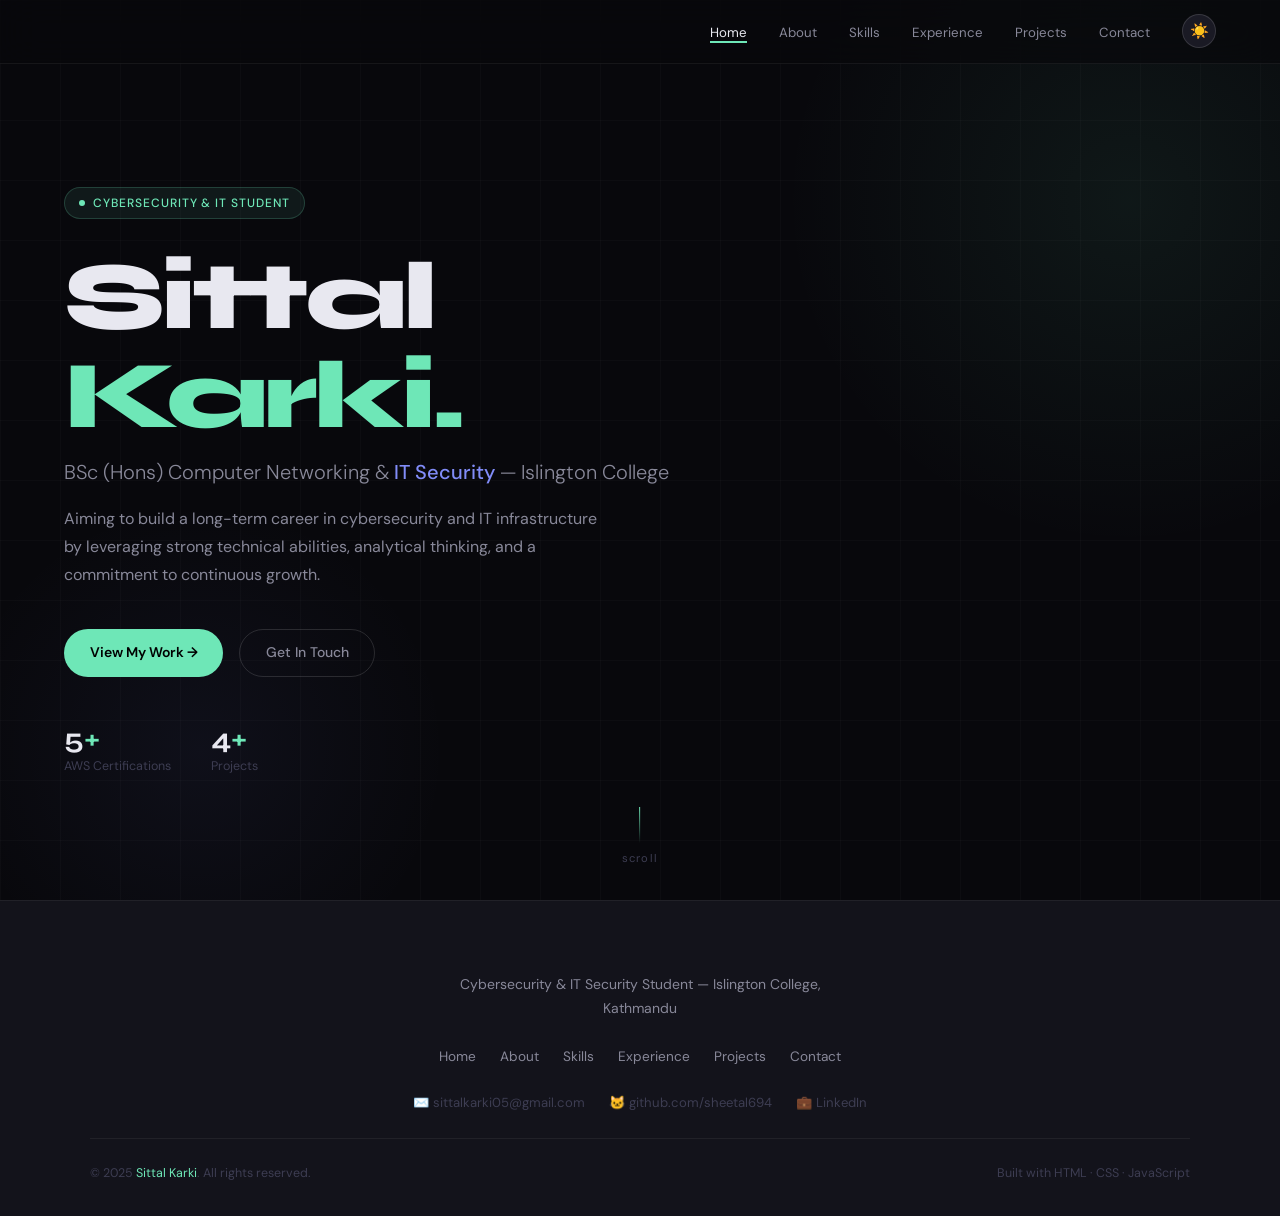
<file: index.html>
<!DOCTYPE html>
<html lang="en">
<head>
  <meta charset="UTF-8"/>
  <meta name="viewport" content="width=device-width, initial-scale=1.0"/>
  <title>Sittal Karki — Home</title>
  <link href="https://fonts.googleapis.com/css2?family=Syne:wght@400;600;700;800&family=DM+Sans:opsz,wght@9..40,300;9..40,400;9..40,500&display=swap" rel="stylesheet"/>
  <link rel="stylesheet" href="style.css"/>
</head>
<body>

  <div class="mobile-menu" id="mobileMenu">
    <button class="mobile-close" onclick="closeMobile()">✕</button>
    <a href="index.html"      onclick="closeMobile()">Home</a>
    <a href="aboutme.html"    onclick="closeMobile()">About</a>
    <a href="skills.html"     onclick="closeMobile()">Skills</a>
    <a href="experience.html" onclick="closeMobile()">Experience</a>
    <a href="projects.html"   onclick="closeMobile()">Projects</a>
    <a href="contact.html"    onclick="closeMobile()">Contact</a>
  </div>

  <nav>
    <div class="nav-logo"><span></span></div>
    <ul class="nav-links">
      <li><a href="index.html" class="active">Home</a></li>
      <li><a href="aboutme.html">About</a></li>
      <li><a href="skills.html">Skills</a></li>
      <li><a href="experience.html">Experience</a></li>
      <li><a href="projects.html">Projects</a></li>
      <li><a href="contact.html">Contact</a></li>
      <li><button class="theme-btn" id="themeBtn" onclick="toggleTheme()">☀️</button></li>
    </ul>
    <button class="hamburger" onclick="openMobile()">
      <span></span><span></span><span></span>
    </button>
  </nav>

  <section id="hero">
    <div class="hero-grid"></div>
    <div class="hero-bg-orb orb1"></div>
    <div class="hero-bg-orb orb2"></div>
    <div class="hero-inner">
      <div class="hero-badge"><span class="dot"></span>Cybersecurity &amp; IT Student</div>
      <h1 class="hero-name">Sittal<br><span class="accent">Karki.</span></h1>
      <p class="hero-title">BSc (Hons) Computer Networking &amp; <strong>IT Security</strong> — Islington College</p>
      <p class="hero-desc">Aiming to build a long-term career in cybersecurity and IT infrastructure by leveraging strong technical abilities, analytical thinking, and a commitment to continuous growth.</p>
      <div class="hero-cta">
        <a href="projects.html" class="btn btn-primary">View My Work →</a>
        <a href="contact.html"  class="btn btn-outline">Get In Touch</a>
      </div>
      <div class="hero-stats">
        <div class="stat-item"><div class="num">5<span>+</span></div><div class="lbl">AWS Certifications</div></div>
        <div class="stat-item"><div class="num">4<span>+</span></div><div class="lbl">Projects</div></div>
        
      </div>
    </div>
    <div class="scroll-hint"><div class="bar"></div>scroll</div>
  </section>

  <footer>
    <div class="footer-inner">
      <div class="footer-logo"><span></span></div>
      <p class="footer-tagline">Cybersecurity &amp; IT Security Student — Islington College, Kathmandu</p>
      <div class="footer-links">
        <a href="index.html">Home</a>
        <a href="aboutme.html">About</a>
        <a href="skills.html">Skills</a>
        <a href="experience.html">Experience</a>
        <a href="projects.html">Projects</a>
        <a href="contact.html">Contact</a>
      </div>
      <div class="footer-socials">
        <a href="mailto:sittalkarki05@gmail.com">✉️ sittalkarki05@gmail.com</a>
        <a href="https://github.com/sheetal694" target="_blank">🐱 github.com/sheetal694</a>
        <a href="https://linkedin.com/in/SittalKarki" target="_blank">💼 LinkedIn</a>
      </div>
      <div class="footer-bottom">
        <span>© 2025 <em>Sittal Karki</em>. All rights reserved.</span>
        <span>Built with HTML · CSS · JavaScript</span>
      </div>
    </div>
  </footer>

  <script src="main.js"></script>
</body>
</html>
</file>
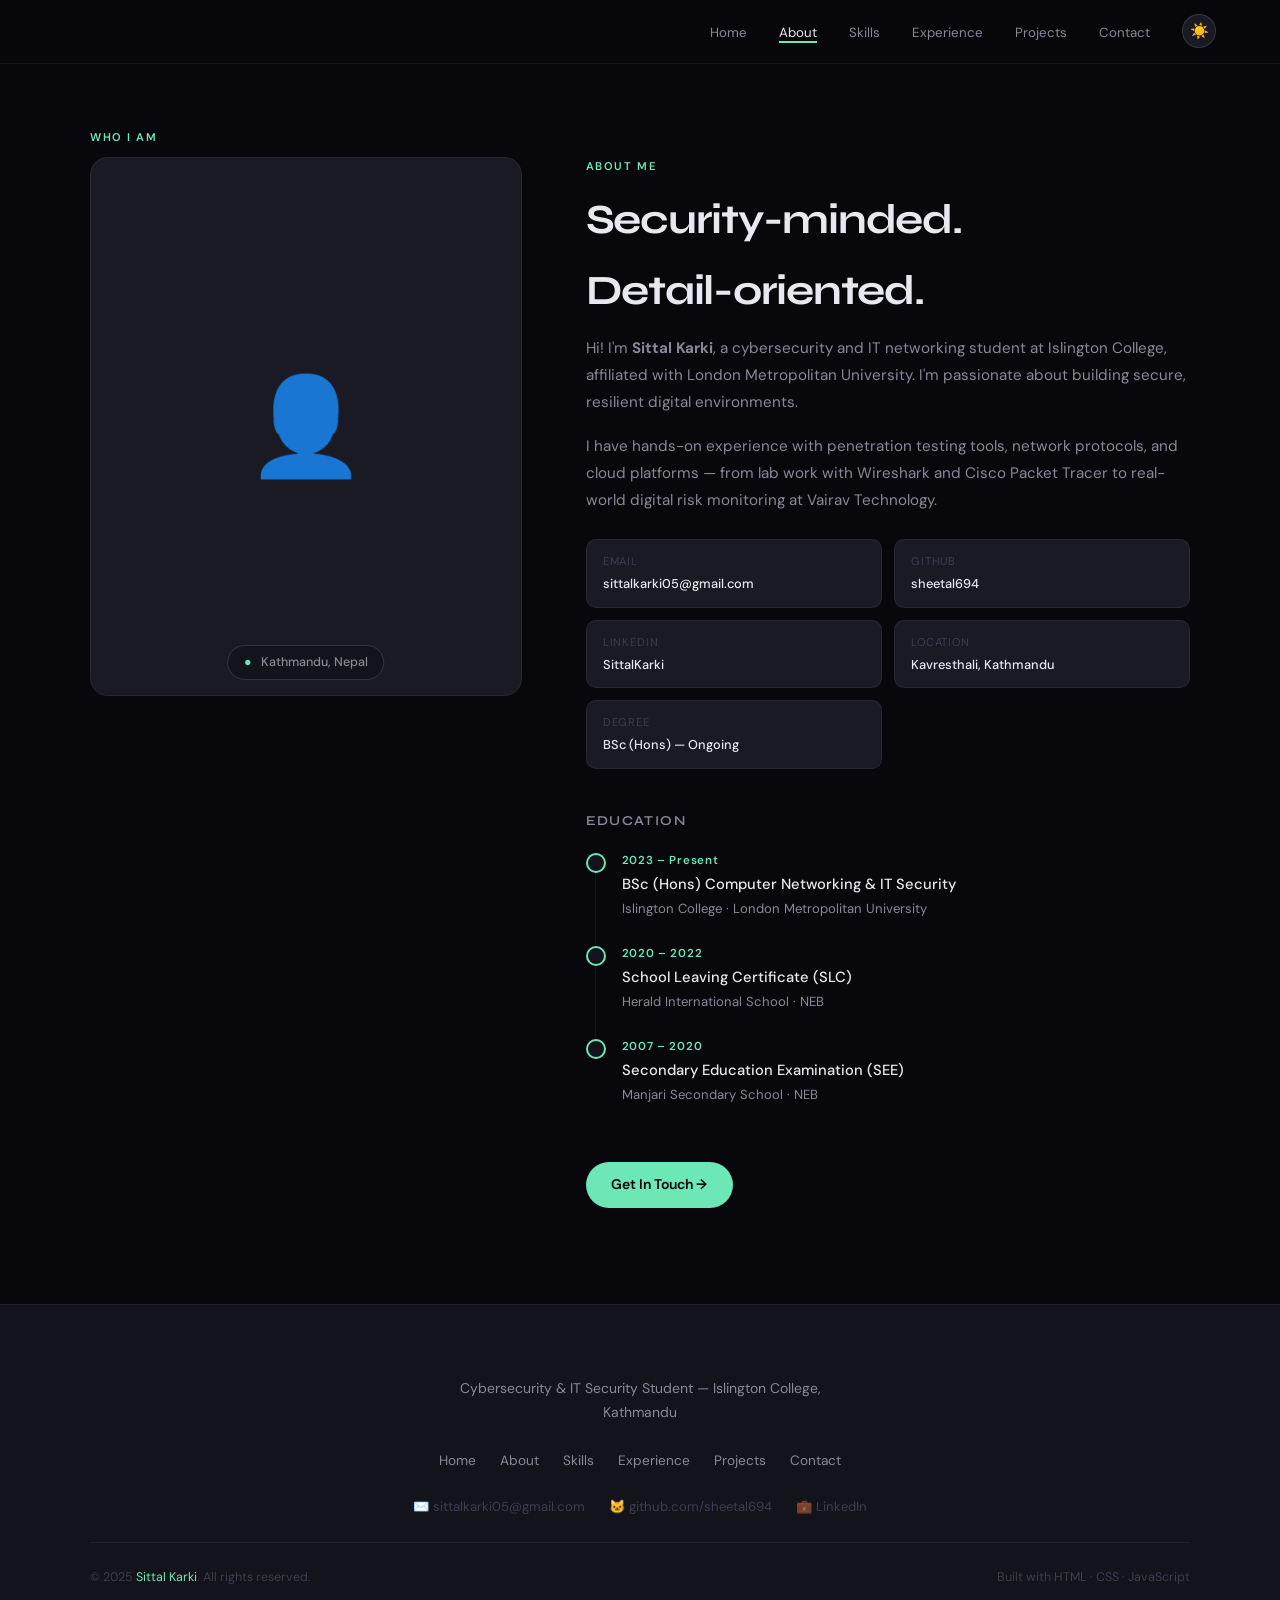
<file: aboutme.html>
<!DOCTYPE html>
<html lang="en">
<head>
  <meta charset="UTF-8"/>
  <meta name="viewport" content="width=device-width, initial-scale=1.0"/>
  <title>Sittal Karki — About Me</title>
  <link href="https://fonts.googleapis.com/css2?family=Syne:wght@400;600;700;800&family=DM+Sans:opsz,wght@9..40,300;9..40,400;9..40,500&display=swap" rel="stylesheet"/>
  <link rel="stylesheet" href="style.css"/>
</head>
<body>

  <div class="mobile-menu" id="mobileMenu">
    <button class="mobile-close" onclick="closeMobile()">✕</button>
    <a href="index.html"      onclick="closeMobile()">Home</a>
    <a href="aboutme.html"    onclick="closeMobile()">About</a>
    <a href="skills.html"     onclick="closeMobile()">Skills</a>
    <a href="experience.html" onclick="closeMobile()">Experience</a>
    <a href="projects.html"   onclick="closeMobile()">Projects</a>
    <a href="contact.html"    onclick="closeMobile()">Contact</a>
  </div>

  <nav>
    <div class="nav-logo"><span></span></div>
    <ul class="nav-links">
      <li><a href="index.html">Home</a></li>
      <li><a href="aboutme.html" class="active">About</a></li>
      <li><a href="skills.html">Skills</a></li>
      <li><a href="experience.html">Experience</a></li>
      <li><a href="projects.html">Projects</a></li>
      <li><a href="contact.html">Contact</a></li>
      <li><button class="theme-btn" id="themeBtn" onclick="toggleTheme()">☀️</button></li>
    </ul>
    <button class="hamburger" onclick="openMobile()">
      <span></span><span></span><span></span>
    </button>
  </nav>

  <section id="about">
    <div class="container">
      <div class="sec-label">Who I Am</div>
      <div class="about-grid reveal">
        <div class="profile-wrap">
          <div class="profile-img">
            <!-- To add your photo: <img src="img/profile.jpg" alt="Sittal Karki"> -->
            👤
          </div>
          <div class="profile-badge"><span class="dot">●</span> Kathmandu, Nepal</div>
        </div>
        <div class="about-text">
          <div class="sec-label">About Me</div>
          <h2 class="sec-title">Security-minded.<br>Detail-oriented.</h2>
          <p>Hi! I'm <strong>Sittal Karki</strong>, a cybersecurity and IT networking student at Islington College, affiliated with London Metropolitan University. I'm passionate about building secure, resilient digital environments.</p>
          <p>I have hands-on experience with penetration testing tools, network protocols, and cloud platforms — from lab work with Wireshark and Cisco Packet Tracer to real-world digital risk monitoring at Vairav Technology.</p>
          <div class="about-info">
            <div class="info-chip"><div class="ic-label">Email</div><div class="ic-val">sittalkarki05@gmail.com</div></div>
            <div class="info-chip"><div class="ic-label">GitHub</div><div class="ic-val">sheetal694</div></div>
            <div class="info-chip"><div class="ic-label">LinkedIn</div><div class="ic-val">SittalKarki</div></div>
            <div class="info-chip"><div class="ic-label">Location</div><div class="ic-val">Kavresthali, Kathmandu</div></div>
            <div class="info-chip"><div class="ic-label">Degree</div><div class="ic-val">BSc (Hons) — Ongoing</div></div>
          </div>
          <div class="timeline">
            <h4>Education</h4>
            <div class="tl-item">
              <div class="tl-dot"></div>
              <div class="tl-body">
                <div class="tl-year">2023 – Present</div>
                <div class="tl-role">BSc (Hons) Computer Networking &amp; IT Security</div>
                <div class="tl-place">Islington College · London Metropolitan University</div>
              </div>
            </div>
            <div class="tl-item">
              <div class="tl-dot"></div>
              <div class="tl-body">
                <div class="tl-year">2020 – 2022</div>
                <div class="tl-role">School Leaving Certificate (SLC)</div>
                <div class="tl-place">Herald International School · NEB</div>
              </div>
            </div>
            <div class="tl-item">
              <div class="tl-dot"></div>
              <div class="tl-body">
                <div class="tl-year">2007 – 2020</div>
                <div class="tl-role">Secondary Education Examination (SEE)</div>
                <div class="tl-place">Manjari Secondary School · NEB</div>
              </div>
            </div>
          </div>
          <div style="margin-top:2rem;">
            <a href="contact.html" class="btn btn-primary">Get In Touch →</a>
          </div>
        </div>
      </div>
    </div>
  </section>

  <footer>
    <div class="footer-inner">
      <div class="footer-logo"><span></span></div>
      <p class="footer-tagline">Cybersecurity &amp; IT Security Student — Islington College, Kathmandu</p>
      <div class="footer-links">
        <a href="index.html">Home</a>
        <a href="aboutme.html">About</a>
        <a href="skills.html">Skills</a>
        <a href="experience.html">Experience</a>
        <a href="projects.html">Projects</a>
        <a href="contact.html">Contact</a>
      </div>
      <div class="footer-socials">
        <a href="mailto:sittalkarki05@gmail.com">✉️ sittalkarki05@gmail.com</a>
        <a href="https://github.com/sheetal694" target="_blank">🐱 github.com/sheetal694</a>
        <a href="https://linkedin.com/in/SittalKarki" target="_blank">💼 LinkedIn</a>
      </div>
      <div class="footer-bottom">
        <span>© 2025 <em>Sittal Karki</em>. All rights reserved.</span>
        <span>Built with HTML · CSS · JavaScript</span>
      </div>
    </div>
  </footer>

  <script src="main.js"></script>
</body>
</html>
</file>
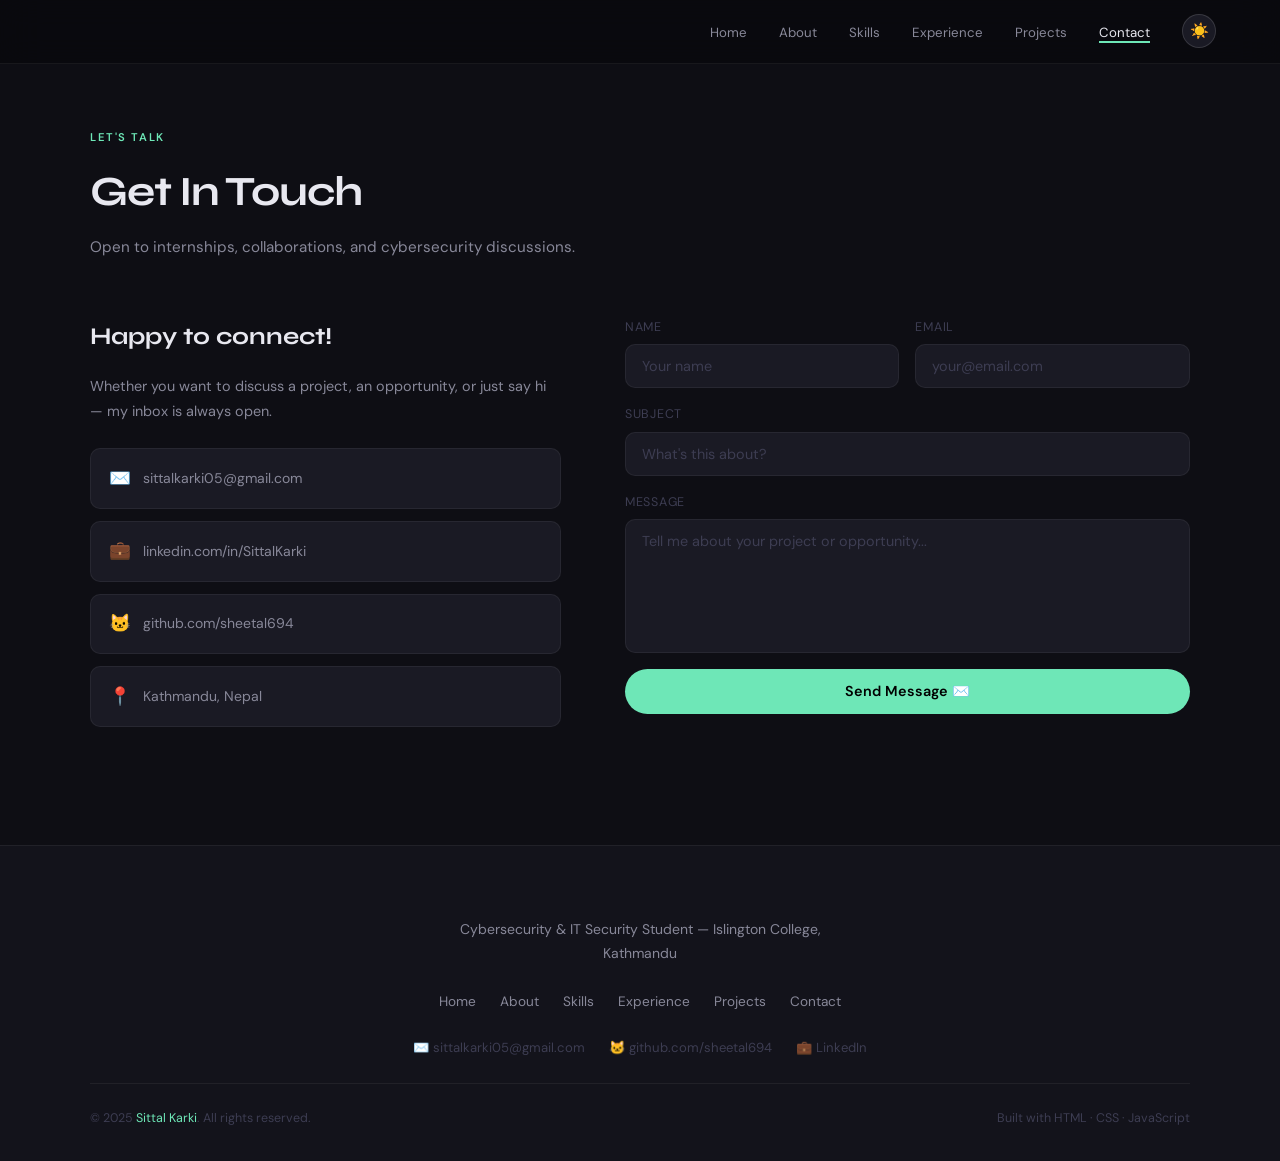
<file: contact.html>
<!DOCTYPE html>
<html lang="en">
<head>
  <meta charset="UTF-8"/>
  <meta name="viewport" content="width=device-width, initial-scale=1.0"/>
  <title>Sittal Karki — Contact</title>
  <link href="https://fonts.googleapis.com/css2?family=Syne:wght@400;600;700;800&family=DM+Sans:opsz,wght@9..40,300;9..40,400;9..40,500&display=swap" rel="stylesheet"/>
  <link rel="stylesheet" href="style.css"/>
</head>
<body>

  <div class="mobile-menu" id="mobileMenu">
    <button class="mobile-close" onclick="closeMobile()">✕</button>
    <a href="index.html"      onclick="closeMobile()">Home</a>
    <a href="aboutme.html"    onclick="closeMobile()">About</a>
    <a href="skills.html"     onclick="closeMobile()">Skills</a>
    <a href="experience.html" onclick="closeMobile()">Experience</a>
    <a href="projects.html"   onclick="closeMobile()">Projects</a>
    <a href="contact.html"    onclick="closeMobile()">Contact</a>
  </div>

  <nav>
    <div class="nav-logo"><span></span></div>
    <ul class="nav-links">
      <li><a href="index.html">Home</a></li>
      <li><a href="aboutme.html">About</a></li>
      <li><a href="skills.html">Skills</a></li>
      <li><a href="experience.html">Experience</a></li>
      <li><a href="projects.html">Projects</a></li>
      <li><a href="contact.html" class="active">Contact</a></li>
      <li><button class="theme-btn" id="themeBtn" onclick="toggleTheme()">☀️</button></li>
    </ul>
    <button class="hamburger" onclick="openMobile()">
      <span></span><span></span><span></span>
    </button>
  </nav>

  <section id="contact">
    <div class="container">
      <div class="sec-label">Let's Talk</div>
      <h2 class="sec-title">Get In Touch</h2>
      <p class="sec-sub">Open to internships, collaborations, and cybersecurity discussions.</p>

      <div class="contact-grid reveal">
        <div class="contact-info">
          <h3>Happy to connect!</h3>
          <p>Whether you want to discuss a project, an opportunity, or just say hi — my inbox is always open.</p>
          <div class="contact-links">
            <a href="mailto:sittalkarki05@gmail.com" class="c-link"><span class="icon">✉️</span><span>sittalkarki05@gmail.com</span></a>
            <a href="https://linkedin.com/in/SittalKarki" target="_blank" class="c-link"><span class="icon">💼</span><span>linkedin.com/in/SittalKarki</span></a>
            <a href="https://github.com/sheetal694" target="_blank" class="c-link"><span class="icon">🐱</span><span>github.com/sheetal694</span></a>
            <div class="c-link"><span class="icon">📍</span><span>Kathmandu, Nepal</span></div>
          </div>
        </div>

        <form class="contact-form" onsubmit="sendMsg(event)">
          <div class="form-row">
            <div class="form-group">
              <label for="cname">Name</label>
              <input type="text" id="cname" placeholder="Your name" required/>
            </div>
            <div class="form-group">
              <label for="cemail">Email</label>
              <input type="email" id="cemail" placeholder="your@email.com" required/>
            </div>
          </div>
          <div class="form-group">
            <label for="csubject">Subject</label>
            <input type="text" id="csubject" placeholder="What's this about?"/>
          </div>
          <div class="form-group">
            <label for="cmsg">Message</label>
            <textarea id="cmsg" rows="6" placeholder="Tell me about your project or opportunity..." required></textarea>
          </div>
          <button type="submit" class="form-submit">Send Message ✉️</button>
          <div class="form-msg" id="formMsg"></div>
        </form>
      </div>
    </div>
  </section>

  <footer>
    <div class="footer-inner">
      <div class="footer-logo"><span></span></div>
      <p class="footer-tagline">Cybersecurity &amp; IT Security Student — Islington College, Kathmandu</p>
      <div class="footer-links">
        <a href="index.html">Home</a>
        <a href="aboutme.html">About</a>
        <a href="skills.html">Skills</a>
        <a href="experience.html">Experience</a>
        <a href="projects.html">Projects</a>
        <a href="contact.html">Contact</a>
      </div>
      <div class="footer-socials">
        <a href="mailto:sittalkarki05@gmail.com">✉️ sittalkarki05@gmail.com</a>
        <a href="https://github.com/sheetal694" target="_blank">🐱 github.com/sheetal694</a>
        <a href="https://linkedin.com/in/SittalKarki" target="_blank">💼 LinkedIn</a>
      </div>
      <div class="footer-bottom">
        <span>© 2025 <em>Sittal Karki</em>. All rights reserved.</span>
        <span>Built with HTML · CSS · JavaScript</span>
      </div>
    </div>
  </footer>

  <script src="main.js"></script>
</body>
</html>
</file>
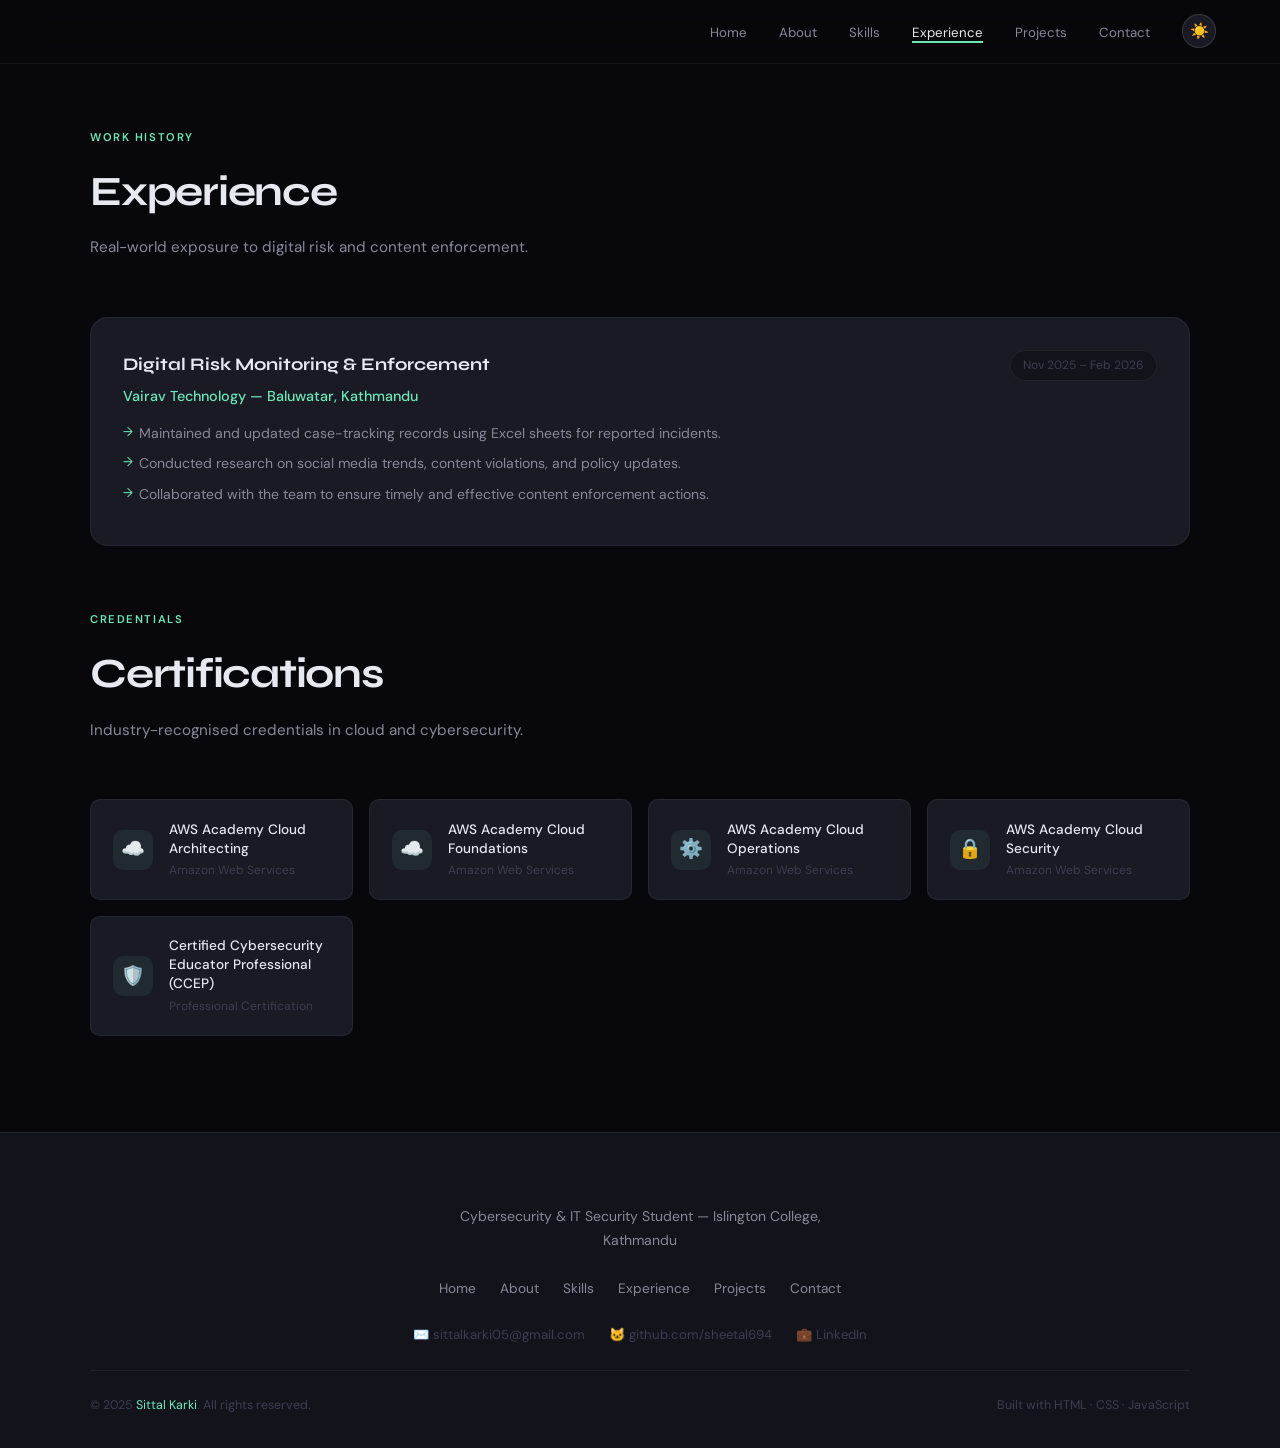
<file: experience.html>
<!DOCTYPE html>
<html lang="en">
<head>
  <meta charset="UTF-8"/>
  <meta name="viewport" content="width=device-width, initial-scale=1.0"/>
  <title>Sittal Karki — Experience</title>
  <link href="https://fonts.googleapis.com/css2?family=Syne:wght@400;600;700;800&family=DM+Sans:opsz,wght@9..40,300;9..40,400;9..40,500&display=swap" rel="stylesheet"/>
  <link rel="stylesheet" href="style.css"/>
</head>
<body>

  <div class="mobile-menu" id="mobileMenu">
    <button class="mobile-close" onclick="closeMobile()">✕</button>
    <a href="index.html"      onclick="closeMobile()">Home</a>
    <a href="aboutme.html"    onclick="closeMobile()">About</a>
    <a href="skills.html"     onclick="closeMobile()">Skills</a>
    <a href="experience.html" onclick="closeMobile()">Experience</a>
    <a href="projects.html"   onclick="closeMobile()">Projects</a>
    <a href="contact.html"    onclick="closeMobile()">Contact</a>
  </div>

  <nav>
    <div class="nav-logo"><span></span></div>
    <ul class="nav-links">
      <li><a href="index.html">Home</a></li>
      <li><a href="aboutme.html">About</a></li>
      <li><a href="skills.html">Skills</a></li>
      <li><a href="experience.html" class="active">Experience</a></li>
      <li><a href="projects.html">Projects</a></li>
      <li><a href="contact.html">Contact</a></li>
      <li><button class="theme-btn" id="themeBtn" onclick="toggleTheme()">☀️</button></li>
    </ul>
    <button class="hamburger" onclick="openMobile()">
      <span></span><span></span><span></span>
    </button>
  </nav>

  <section id="experience">
    <div class="container">
      <div class="sec-label">Work History</div>
      <h2 class="sec-title">Experience</h2>
      <p class="sec-sub">Real-world exposure to digital risk and content enforcement.</p>

      <div class="reveal">
        <div class="exp-card">
          <div>
            <div class="exp-role">Digital Risk Monitoring &amp; Enforcement</div>
            <div class="exp-company">Vairav Technology — Baluwatar, Kathmandu</div>
            <ul class="exp-desc">
              <li>Maintained and updated case-tracking records using Excel sheets for reported incidents.</li>
              <li>Conducted research on social media trends, content violations, and policy updates.</li>
              <li>Collaborated with the team to ensure timely and effective content enforcement actions.</li>
            </ul>
          </div>
          <div class="exp-period">Nov 2025 – Feb 2026</div>
        </div>
      </div>

      <div style="margin-top:4rem;">
        <div class="sec-label">Credentials</div>
        <h2 class="sec-title">Certifications</h2>
        <p class="sec-sub">Industry-recognised credentials in cloud and cybersecurity.</p>
        <div class="cert-grid reveal">
          <div  class="cert-card"><div class="cert-icon">☁️</div><div><div class="cert-name">AWS Academy Cloud Architecting</div><div class="cert-issuer">Amazon Web Services</div></div></div>
          <div class="cert-card"><div class="cert-icon">☁️</div><div><div class="cert-name">AWS Academy Cloud Foundations</div><div class="cert-issuer">Amazon Web Services</div></div></div>
          <div class="cert-card"><div class="cert-icon">⚙️</div><div><div class="cert-name">AWS Academy Cloud Operations</div><div class="cert-issuer">Amazon Web Services</div></div></div>
          <div class="cert-card"><div class="cert-icon">🔒</div><div><div class="cert-name">AWS Academy Cloud Security</div><div class="cert-issuer">Amazon Web Services</div></div></div>
          <div class="cert-card"><div class="cert-icon">🛡️</div><div><div class="cert-name">Certified Cybersecurity Educator Professional (CCEP)</div><div class="cert-issuer">Professional Certification</div></div></div>
        </div>
      </div>
    </div>
  </section>

  <footer>
    <div class="footer-inner">
      <div class="footer-logo"><span></span></div>
      <p class="footer-tagline">Cybersecurity &amp; IT Security Student — Islington College, Kathmandu</p>
      <div class="footer-links">
        <a href="index.html">Home</a>
        <a href="aboutme.html">About</a>
        <a href="skills.html">Skills</a>
        <a href="experience.html">Experience</a>
        <a href="projects.html">Projects</a>
        <a href="contact.html">Contact</a>
      </div>
      <div class="footer-socials">
        <a href="mailto:sittalkarki05@gmail.com">✉️ sittalkarki05@gmail.com</a>
        <a href="https://github.com/sheetal694" target="_blank">🐱 github.com/sheetal694</a>
        <a href="https://linkedin.com/in/SittalKarki" target="_blank">💼 LinkedIn</a>
      </div>
      <div class="footer-bottom">
        <span>© 2025 <em>Sittal Karki</em>. All rights reserved.</span>
        <span>Built with HTML · CSS · JavaScript</span>
      </div>
    </div>
  </footer>

  <script src="main.js"></script>
</body>
</html>
</file>
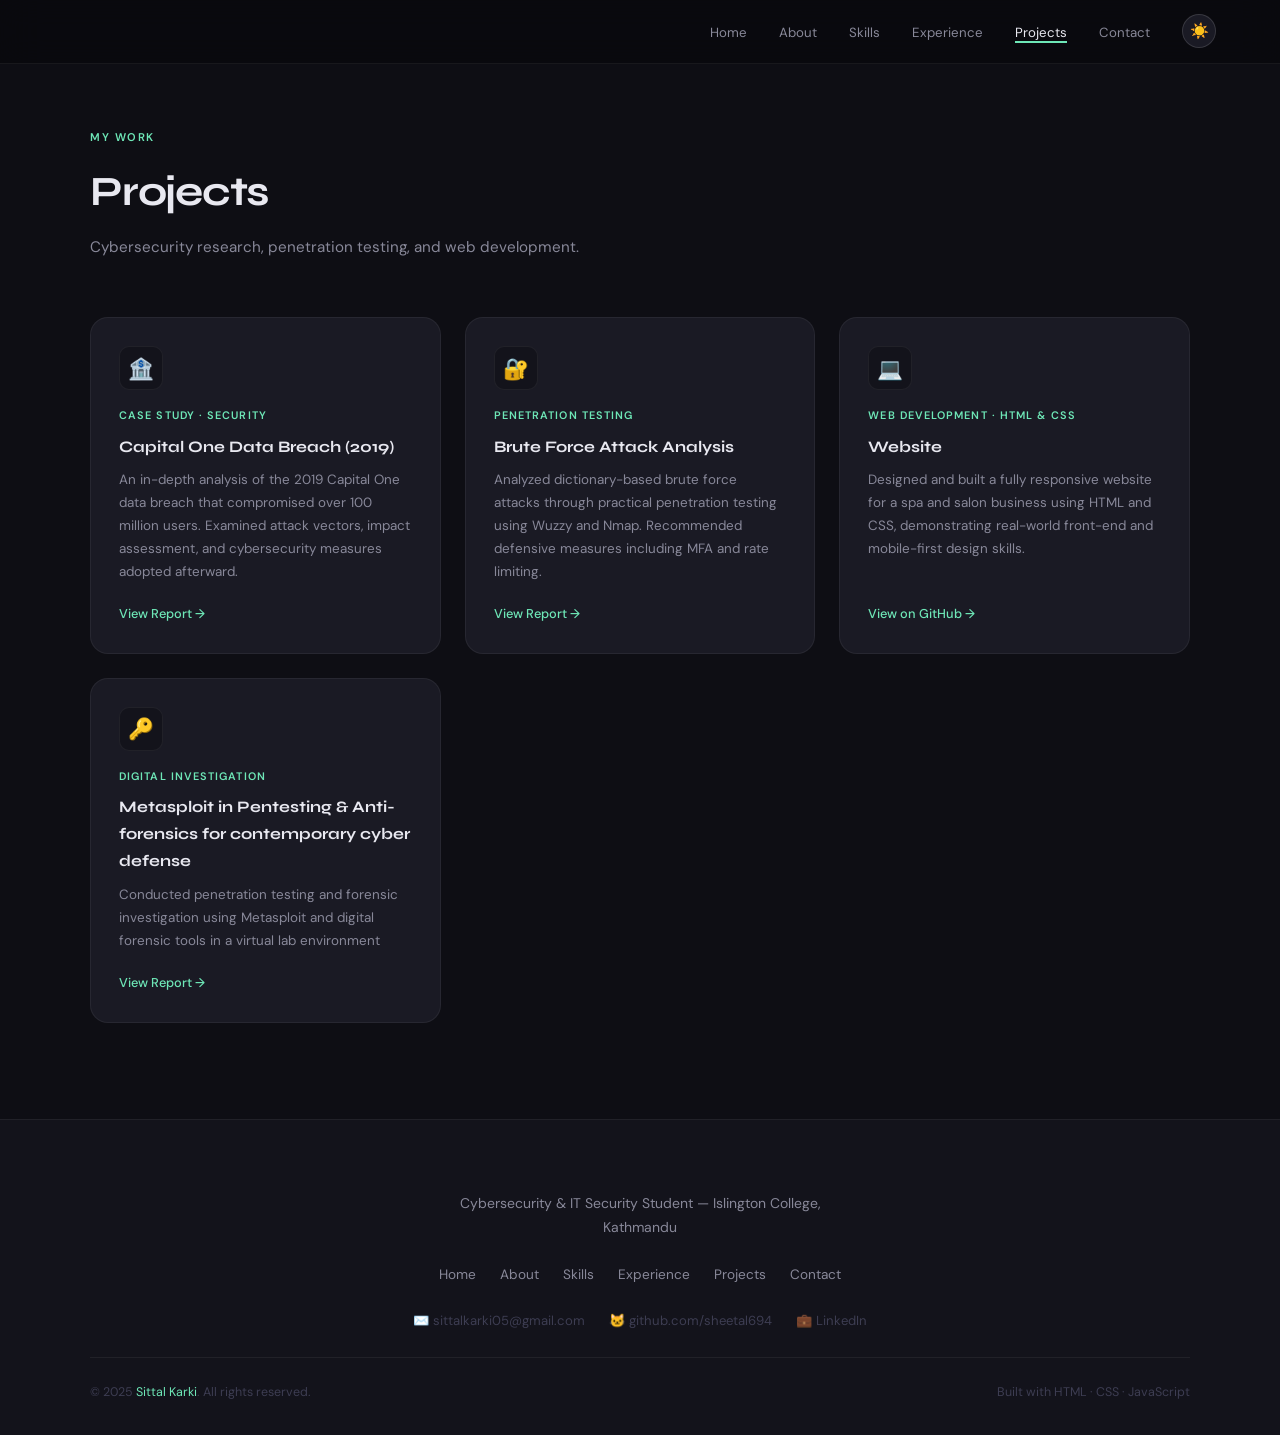
<file: projects.html>
<!DOCTYPE html>
<html lang="en">
<head>
  <meta charset="UTF-8"/>
  <meta name="viewport" content="width=device-width, initial-scale=1.0"/>
  <title>Sittal Karki — Projects</title>
  <link href="https://fonts.googleapis.com/css2?family=Syne:wght@400;600;700;800&family=DM+Sans:opsz,wght@9..40,300;9..40,400;9..40,500&display=swap" rel="stylesheet"/>
  <link rel="stylesheet" href="style.css"/>
</head>
<body>

  <div class="mobile-menu" id="mobileMenu">
    <button class="mobile-close" onclick="closeMobile()">✕</button>
    <a href="index.html"      onclick="closeMobile()">Home</a>
    <a href="aboutme.html"    onclick="closeMobile()">About</a>
    <a href="skills.html"     onclick="closeMobile()">Skills</a>
    <a href="experience.html" onclick="closeMobile()">Experience</a>
    <a href="projects.html"   onclick="closeMobile()">Projects</a>
    <a href="contact.html"    onclick="closeMobile()">Contact</a>
  </div>

  <nav>
    <div class="nav-logo"><span></span></div>
    <ul class="nav-links">
      <li><a href="index.html">Home</a></li>
      <li><a href="aboutme.html">About</a></li>
      <li><a href="skills.html">Skills</a></li>
      <li><a href="experience.html">Experience</a></li>
      <li><a href="projects.html" class="active">Projects</a></li>
      <li><a href="contact.html">Contact</a></li>
      <li><button class="theme-btn" id="themeBtn" onclick="toggleTheme()">☀️</button></li>
    </ul>
    <button class="hamburger" onclick="openMobile()">
      <span></span><span></span><span></span>
    </button>
  </nav>

  <section id="projects">
    <div class="container">
      <div class="sec-label">My Work</div>
      <h2 class="sec-title">Projects</h2>
      <p class="sec-sub">Cybersecurity research, penetration testing, and web development.</p>

      <div class="projects-grid reveal">
        <div class="proj-card">
          <div class="proj-icon">🏦</div>
          <div class="proj-tag">Case Study · Security</div>
          <div class="proj-title">Capital One Data Breach (2019)</div>
          <p class="proj-desc">An in-depth analysis of the 2019 Capital One data breach that compromised over 100 million users. Examined attack vectors, impact assessment, and cybersecurity measures adopted afterward.</p>
          <a href="https://drive.google.com/file/d/1z67jCONmgNRSNzEXOXi1g-vH_yPTkeKh/view?usp=drive_link" target="_blank" class="proj-link">View Report →</a>
        </div>

        <div class="proj-card">
          <div class="proj-icon">🔐</div>
          <div class="proj-tag">Penetration Testing</div>
          <div class="proj-title">Brute Force Attack Analysis</div>
          <p class="proj-desc">Analyzed dictionary-based brute force attacks through practical penetration testing using Wuzzy and Nmap. Recommended defensive measures including MFA and rate limiting.</p>
          <a href="https://drive.google.com/file/d/1OND3zj5eRwjubp1sz6wPZRqCO1esgzeI/view?usp=drive_link" target="_blank" class="proj-link">View Report →</a>
        </div>

        <div class="proj-card">
          <div class="proj-icon">💻</div>
          <div class="proj-tag">Web Development · HTML &amp; CSS</div>
          <div class="proj-title"> Website</div>
          <p class="proj-desc">Designed and built a fully responsive website for a spa and salon business using HTML and CSS, demonstrating real-world front-end and mobile-first design skills.</p>
          <a href="https://github.com/sheetal694" target="_blank" class="proj-link">View on GitHub →</a>
        </div>

        <div class="proj-card">
          <div class="proj-icon">🔑</div>
          <div class="proj-tag">Digital Investigation</div>
          <div class="proj-title">Metasploit in Pentesting & Anti-forensics for contemporary cyber defense</div>
          <p class="proj-desc">Conducted penetration testing and forensic investigation using Metasploit and digital forensic tools in a virtual lab environment</p>
          <a href="https://drive.google.com/file/d/1NTHZJZWwD_DoylhhouRqbOFL8X3MDqZR/view?usp=drive_link" target="_blank" class="proj-link">View Report →</a>
        </div>
      </div>
    </div>
  </section>

  <footer>
    <div class="footer-inner">
      <div class="footer-logo"><span></span></div>
      <p class="footer-tagline">Cybersecurity &amp; IT Security Student — Islington College, Kathmandu</p>
      <div class="footer-links">
        <a href="index.html">Home</a>
        <a href="aboutme.html">About</a>
        <a href="skills.html">Skills</a>
        <a href="experience.html">Experience</a>
        <a href="projects.html">Projects</a>
        <a href="contact.html">Contact</a>
      </div>
      <div class="footer-socials">
        <a href="mailto:sittalkarki05@gmail.com">✉️ sittalkarki05@gmail.com</a>
        <a href="https://github.com/sheetal694" target="_blank">🐱 github.com/sheetal694</a>
        <a href="https://linkedin.com/in/SittalKarki" target="_blank">💼 LinkedIn</a>
      </div>
      <div class="footer-bottom">
        <span>© 2025 <em>Sittal Karki</em>. All rights reserved.</span>
        <span>Built with HTML · CSS · JavaScript</span>
      </div>
    </div>
  </footer>

  <script src="main.js"></script>
</body>
</html>
</file>
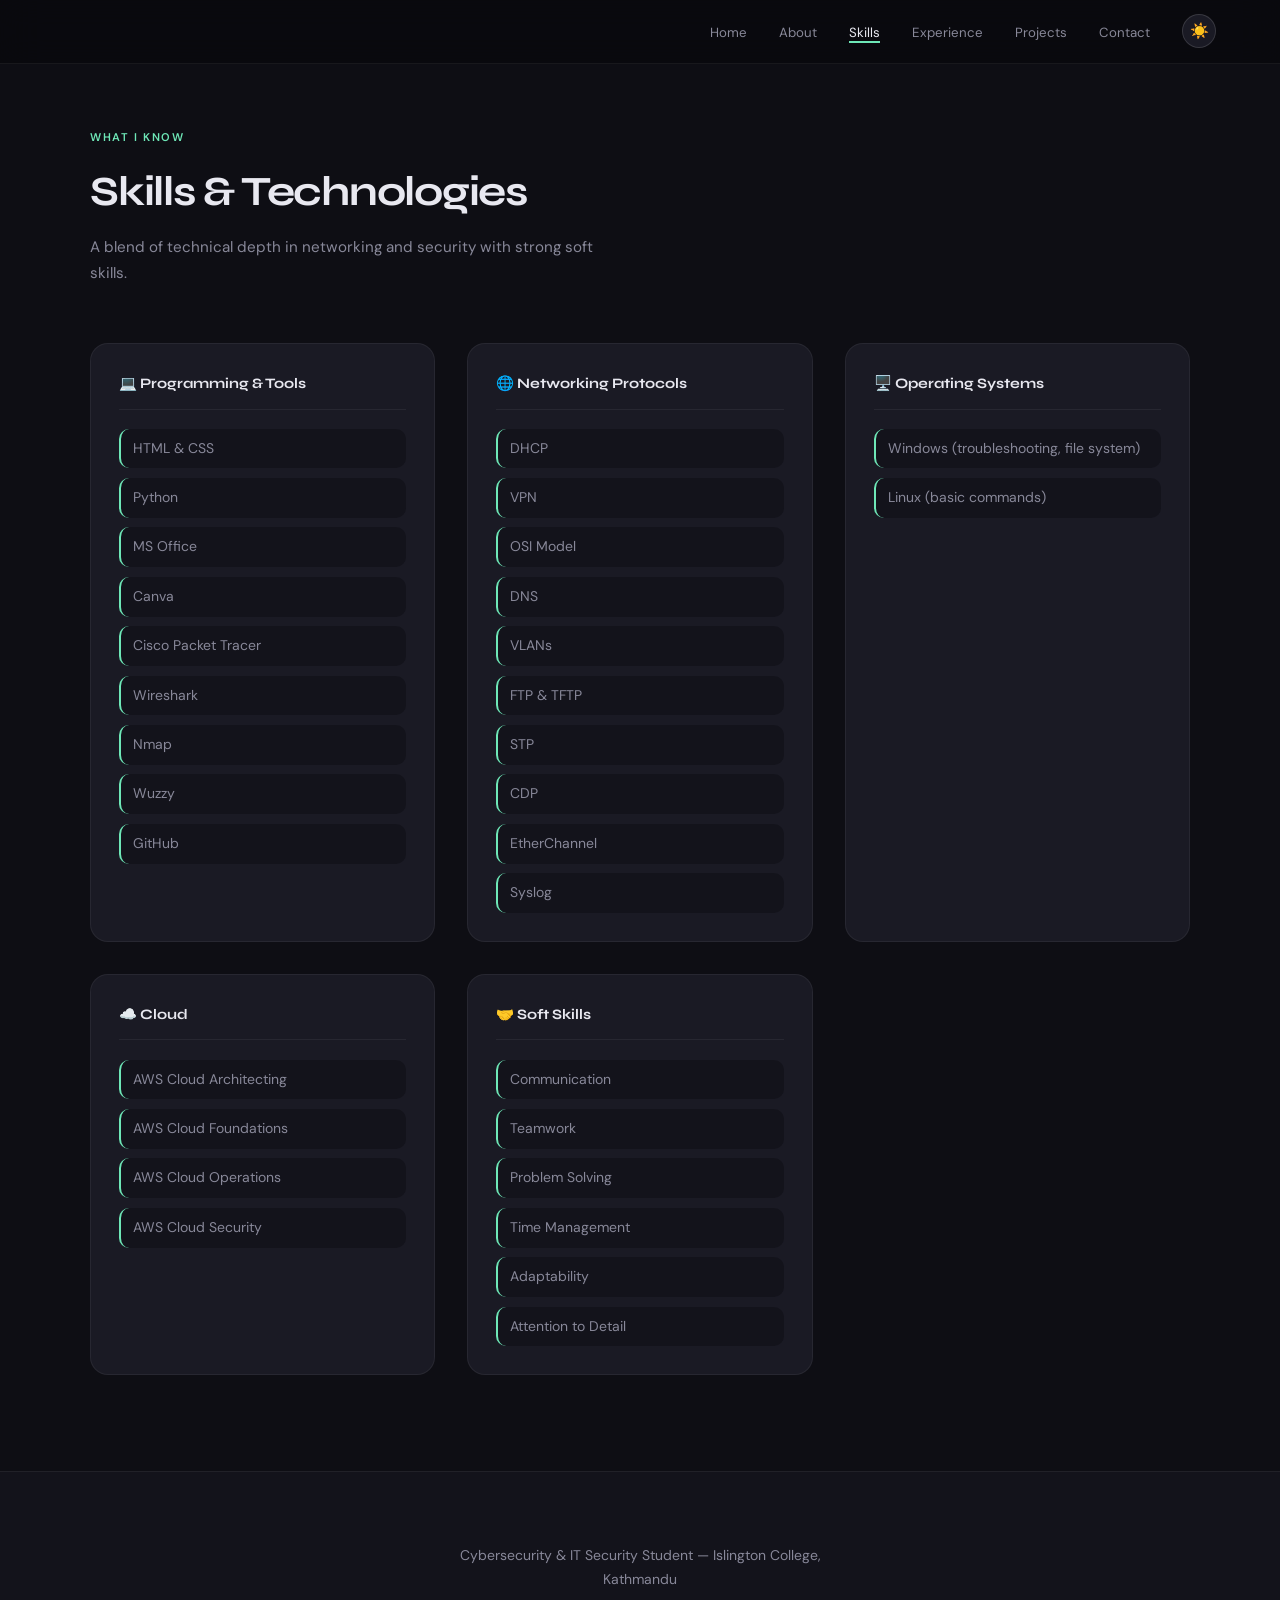
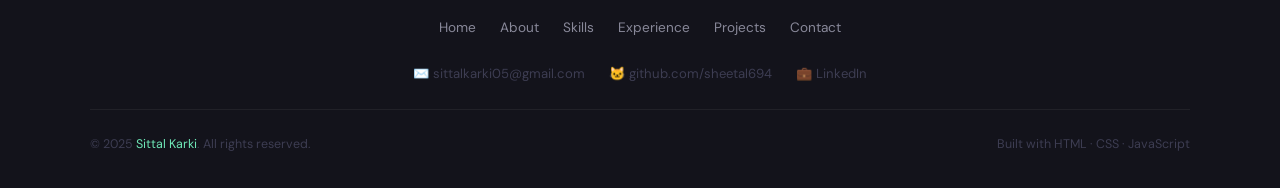
<file: skills.html>
<!DOCTYPE html>
<html lang="en">
<head>
  <meta charset="UTF-8"/>
  <meta name="viewport" content="width=device-width, initial-scale=1.0"/>
  <title>Sittal Karki — Skills</title>
  <link href="https://fonts.googleapis.com/css2?family=Syne:wght@400;600;700;800&family=DM+Sans:opsz,wght@9..40,300;9..40,400;9..40,500&display=swap" rel="stylesheet"/>
  <link rel="stylesheet" href="style.css"/>
</head>
<body>

  <div class="mobile-menu" id="mobileMenu">
    <button class="mobile-close" onclick="closeMobile()">✕</button>
    <a href="index.html"      onclick="closeMobile()">Home</a>
    <a href="aboutme.html"    onclick="closeMobile()">About</a>
    <a href="skills.html"     onclick="closeMobile()">Skills</a>
    <a href="experience.html" onclick="closeMobile()">Experience</a>
    <a href="projects.html"   onclick="closeMobile()">Projects</a>
    <a href="contact.html"    onclick="closeMobile()">Contact</a>
  </div>

  <nav>
    <div class="nav-logo"><span></span></div>
    <ul class="nav-links">
      <li><a href="index.html">Home</a></li>
      <li><a href="aboutme.html">About</a></li>
      <li><a href="skills.html" class="active">Skills</a></li>
      <li><a href="experience.html">Experience</a></li>
      <li><a href="projects.html">Projects</a></li>
      <li><a href="contact.html">Contact</a></li>
      <li><button class="theme-btn" id="themeBtn" onclick="toggleTheme()">☀️</button></li>
    </ul>
    <button class="hamburger" onclick="openMobile()">
      <span></span><span></span><span></span>
    </button>
  </nav>

  <section id="skills">
    <div class="container">
      <div class="sec-label">What I Know</div>
      <h2 class="sec-title">Skills &amp; Technologies</h2>
      <p class="sec-sub">A blend of technical depth in networking and security with strong soft skills.</p>

      <div class="skills-grid reveal">
        <div class="skill-group">
          <h4>💻 Programming &amp; Tools</h4>
          <ul class="skill-list">
            <li>HTML &amp; CSS</li>
            <li>Python</li>
            <li>MS Office</li>
            <li>Canva</li>
            <li>Cisco Packet Tracer</li>
            <li>Wireshark</li>
            <li>Nmap</li>
            <li>Wuzzy</li>
            <li>GitHub</li>
          </ul>
        </div>

        <div class="skill-group">
          <h4>🌐 Networking Protocols</h4>
          <ul class="skill-list">
            <li>DHCP</li>
            <li>VPN</li>
            <li>OSI Model</li>
            <li>DNS</li>
            <li>VLANs</li>
            <li>FTP &amp; TFTP</li>
            <li>STP</li>
            <li>CDP</li>
            <li>EtherChannel</li>
            <li>Syslog</li>
          </ul>
        </div>

        <div class="skill-group">
          <h4>🖥️ Operating Systems</h4>
          <ul class="skill-list">
            <li>Windows (troubleshooting, file system)</li>
            <li>Linux (basic commands)</li>
          </ul>
        </div>

        <div class="skill-group">
          <h4>☁️ Cloud</h4>
          <ul class="skill-list">
            <li>AWS Cloud Architecting</li>
            <li>AWS Cloud Foundations</li>
            <li>AWS Cloud Operations</li>
            <li>AWS Cloud Security</li>
          </ul>
        </div>

        <div class="skill-group">
          <h4>🤝 Soft Skills</h4>
          <ul class="skill-list">
            <li>Communication</li>
            <li>Teamwork</li>
            <li>Problem Solving</li>
            <li>Time Management</li>
            <li>Adaptability</li>
            <li>Attention to Detail</li>
          </ul>
        </div>
      </div>
    </div>
  </section>

  <footer>
    <div class="footer-inner">
      <div class="footer-logo"><span></span></div>
      <p class="footer-tagline">Cybersecurity &amp; IT Security Student — Islington College, Kathmandu</p>
      <div class="footer-links">
        <a href="index.html">Home</a>
        <a href="aboutme.html">About</a>
        <a href="skills.html">Skills</a>
        <a href="experience.html">Experience</a>
        <a href="projects.html">Projects</a>
        <a href="contact.html">Contact</a>
      </div>
      <div class="footer-socials">
        <a href="mailto:sittalkarki05@gmail.com">✉️ sittalkarki05@gmail.com</a>
        <a href="https://github.com/sheetal694" target="_blank">🐱 github.com/sheetal694</a>
        <a href="https://linkedin.com/in/SittalKarki" target="_blank">💼 LinkedIn</a>
      </div>
      <div class="footer-bottom">
        <span>© 2025 <em>Sittal Karki</em>. All rights reserved.</span>
        <span>Built with HTML · CSS · JavaScript</span>
      </div>
    </div>
  </footer>

  <script src="main.js"></script>
</body>
</html>
</file>
<file: style.css>
:root {
  --bg: #08080c;
  --bg2: #0e0e14;
  --bg3: #13131b;
  --surface: #1a1a24;
  --border: rgba(255,255,255,0.06);
  --border-h: rgba(255,255,255,0.13);
  --accent: #6ee7b7;
  --accent2: #818cf8;
  --text: #e8e8f0;
  --text2: #888899;
  --text3: #3d3d52;
  --fd: 'Syne', sans-serif;
  --fb: 'DM Sans', sans-serif;
  --r: 10px;
  --rl: 18px;
  --ease: 0.35s cubic-bezier(0.4,0,0.2,1);
}
body.light {
  --bg: #f0f0f7; --bg2: #e8e8f4; --bg3: #dddde8;
  --surface: #ffffff; --border: rgba(0,0,0,0.07);
  --border-h: rgba(0,0,0,0.15); --text: #0f0f1a;
  --text2: #5a5a72; --text3: #aaaabd;
}
*, *::before, *::after { box-sizing: border-box; margin: 0; padding: 0; }
html { scroll-behavior: smooth; }
body { background: var(--bg); color: var(--text); font-family: var(--fb); line-height: 1.7; overflow-x: hidden; transition: background var(--ease), color var(--ease); }
a { color: inherit; text-decoration: none; }
ul { list-style: none; }
::selection { background: var(--accent); color: #000; }
::-webkit-scrollbar { width: 3px; }
::-webkit-scrollbar-track { background: var(--bg); }
::-webkit-scrollbar-thumb { background: var(--accent); border-radius: 2px; }

/* NAV */
nav { position: fixed; top: 0; left: 0; right: 0; z-index: 200; display: flex; align-items: center; justify-content: space-between; padding: 0.9rem 4rem; background: rgba(8,8,12,0.65); backdrop-filter: blur(20px); border-bottom: 1px solid var(--border); transition: background var(--ease); }
body.light nav { background: rgba(240,240,247,0.75); }
.nav-logo { font-family: var(--fd); font-size: 1.15rem; font-weight: 700; letter-spacing: -0.02em; }
.nav-logo span { color: var(--accent); }
.nav-links { display: flex; align-items: center; gap: 2rem; }
.nav-links a { font-size: 0.83rem; color: var(--text2); position: relative; transition: color var(--ease); }
.nav-links a::after { content: ''; position: absolute; left: 0; bottom: -2px; width: 0; height: 1.5px; background: var(--accent); transition: width var(--ease); }
.nav-links a:hover, .nav-links a.active { color: var(--text); }
.nav-links a:hover::after, .nav-links a.active::after { width: 100%; }
.theme-btn { width: 34px; height: 34px; border-radius: 50%; border: 1px solid var(--border-h); background: var(--surface); color: var(--text2); cursor: pointer; display: flex; align-items: center; justify-content: center; font-size: 0.95rem; transition: all var(--ease); }
.theme-btn:hover { border-color: var(--accent); color: var(--accent); }
.hamburger { display: none; flex-direction: column; gap: 5px; cursor: pointer; padding: 4px; background: none; border: none; }
.hamburger span { display: block; width: 22px; height: 2px; background: var(--text); border-radius: 2px; }
.mobile-menu { display: none; position: fixed; top: 0; left: 0; right: 0; bottom: 0; background: var(--bg); z-index: 150; flex-direction: column; align-items: center; justify-content: center; gap: 2rem; }
.mobile-menu.open { display: flex; }
.mobile-menu a { font-family: var(--fd); font-size: 1.6rem; font-weight: 700; color: var(--text2); transition: color var(--ease); }
.mobile-menu a:hover { color: var(--accent); }
.mobile-close { position: absolute; top: 1.5rem; right: 1.5rem; background: none; border: none; color: var(--text2); font-size: 1.5rem; cursor: pointer; }

/* SHARED */
.container { max-width: 1100px; margin: 0 auto; }
section { padding: 6rem 4rem; }
.sec-label { font-size: 0.7rem; font-weight: 600; letter-spacing: 0.14em; text-transform: uppercase; color: var(--accent); margin-bottom: 0.6rem; }
.sec-title { font-family: var(--fd); font-size: clamp(1.8rem,4vw,2.6rem); font-weight: 700; letter-spacing: -0.03em; margin-bottom: 0.5rem; }
.sec-sub { font-size: 0.95rem; color: var(--text2); max-width: 520px; margin-bottom: 3.5rem; }
.btn { display: inline-flex; align-items: center; gap: 8px; padding: 0.7rem 1.6rem; border-radius: 100px; font-size: 0.875rem; font-weight: 500; cursor: pointer; transition: all var(--ease); border: none; font-family: var(--fb); }
.btn-primary { background: var(--accent); color: #000; font-weight: 600; }
.btn-primary:hover { transform: translateY(-2px); box-shadow: 0 8px 30px rgba(110,231,183,0.3); }
.btn-outline { background: transparent; color: var(--text2); border: 1px solid var(--border-h); }
.btn-outline:hover { color: var(--text); border-color: var(--accent); transform: translateY(-2px); }
.reveal { opacity: 0; transform: translateY(28px); transition: opacity 0.7s ease, transform 0.7s ease; }
.reveal.visible { opacity: 1; transform: none; }

/* HERO */
#hero { min-height: 100vh; display: flex; align-items: center; padding: 8rem 4rem 4rem; position: relative; overflow: hidden; }
.hero-grid { position: absolute; inset: 0; background-image: linear-gradient(rgba(255,255,255,0.02) 1px,transparent 1px), linear-gradient(90deg,rgba(255,255,255,0.02) 1px,transparent 1px); background-size: 60px 60px; pointer-events: none; }
body.light .hero-grid { background-image: linear-gradient(rgba(0,0,0,0.03) 1px,transparent 1px), linear-gradient(90deg,rgba(0,0,0,0.03) 1px,transparent 1px); }
.hero-bg-orb { position: absolute; border-radius: 50%; pointer-events: none; }
.orb1 { width: 700px; height: 700px; background: radial-gradient(circle,rgba(110,231,183,0.07) 0%,transparent 70%); top: -150px; right: -200px; }
.orb2 { width: 500px; height: 500px; background: radial-gradient(circle,rgba(129,140,248,0.06) 0%,transparent 70%); bottom: -100px; left: -50px; }
.hero-inner { max-width: 820px; position: relative; z-index: 1; }
.hero-badge { display: inline-flex; align-items: center; gap: 8px; font-size: 0.75rem; font-weight: 500; letter-spacing: 0.08em; text-transform: uppercase; color: var(--accent); background: rgba(110,231,183,0.08); border: 1px solid rgba(110,231,183,0.2); border-radius: 100px; padding: 5px 14px; margin-bottom: 1.8rem; }
.hero-badge .dot { width: 6px; height: 6px; border-radius: 50%; background: var(--accent); animation: blink 2s infinite; }
@keyframes blink { 0%,100%{opacity:1} 50%{opacity:0.3} }
h1.hero-name { font-family: var(--fd); font-size: clamp(3rem,8vw,6rem); font-weight: 800; line-height: 1.03; letter-spacing: -0.04em; margin-bottom: 0.6rem; }
h1.hero-name .accent { color: var(--accent); }
.hero-title { font-size: clamp(1rem,2.5vw,1.25rem); font-weight: 300; color: var(--text2); margin-bottom: 1rem; }
.hero-title strong { color: var(--accent2); font-weight: 500; }
.hero-desc { font-size: 1rem; color: var(--text2); max-width: 540px; margin-bottom: 2.5rem; line-height: 1.75; }
.hero-cta { display: flex; gap: 1rem; flex-wrap: wrap; margin-bottom: 3rem; }
.hero-stats { display: flex; gap: 2.5rem; flex-wrap: wrap; }
.stat-item .num { font-family: var(--fd); font-size: 1.8rem; font-weight: 700; color: var(--text); line-height: 1; }
.stat-item .num span { color: var(--accent); }
.stat-item .lbl { font-size: 0.78rem; color: var(--text3); margin-top: 2px; }
.scroll-hint { position: absolute; bottom: 2rem; left: 50%; transform: translateX(-50%); display: flex; flex-direction: column; align-items: center; gap: 6px; font-size: 0.7rem; letter-spacing: 0.1em; color: var(--text3); animation: bob 2.5s ease-in-out infinite; }
.scroll-hint .bar { width: 1px; height: 36px; background: linear-gradient(to bottom, var(--accent), transparent); }
@keyframes bob { 0%,100%{transform:translateX(-50%) translateY(0)} 50%{transform:translateX(-50%) translateY(7px)} }

/* ABOUT */
#about { padding-top: 8rem; }
.about-grid { display: grid; grid-template-columns: 1fr 1.4fr; gap: 4rem; align-items: start; }
.profile-wrap { position: relative; }
.profile-img { width: 100%; aspect-ratio: 4/5; background: var(--surface); border: 1px solid var(--border); border-radius: var(--rl); display: flex; align-items: center; justify-content: center; font-size: 6rem; color: var(--text3); overflow: hidden; position: relative; }
.profile-img img { width: 100%; height: 100%; object-fit: cover; object-position: top; }
.profile-badge { position: absolute; bottom: 1rem; left: 50%; transform: translateX(-50%); background: var(--bg3); border: 1px solid var(--border-h); border-radius: 100px; padding: 6px 16px; font-size: 0.78rem; font-weight: 500; color: var(--text2); white-space: nowrap; }
.profile-badge .dot { color: var(--accent); margin-right: 6px; }
.about-text h3 { font-family: var(--fd); font-size: 1.5rem; font-weight: 700; margin-bottom: 1rem; }
.about-text p { font-size: 0.95rem; color: var(--text2); margin-bottom: 1rem; line-height: 1.8; }
.about-info { display: grid; grid-template-columns: 1fr 1fr; gap: 0.75rem; margin-top: 1.5rem; }
.info-chip { background: var(--surface); border: 1px solid var(--border); border-radius: var(--r); padding: 0.75rem 1rem; font-size: 0.8rem; }
.info-chip .ic-label { color: var(--text3); font-size: 0.7rem; text-transform: uppercase; letter-spacing: 0.08em; margin-bottom: 2px; }
.info-chip .ic-val { color: var(--text); font-weight: 500; }
.timeline { margin-top: 2.5rem; }
.timeline h4 { font-family: var(--fd); font-size: 0.85rem; font-weight: 600; text-transform: uppercase; letter-spacing: 0.1em; color: var(--text2); margin-bottom: 1.2rem; }
.tl-item { display: flex; gap: 1rem; align-items: flex-start; padding-bottom: 1.5rem; position: relative; }
.tl-item:not(:last-child)::before { content: ''; position: absolute; left: 9px; top: 22px; bottom: 0; width: 1px; background: var(--border); }
.tl-dot { width: 20px; height: 20px; border-radius: 50%; background: var(--bg3); border: 2px solid var(--accent); flex-shrink: 0; margin-top: 2px; }
.tl-year { font-size: 0.72rem; color: var(--accent); font-weight: 600; letter-spacing: 0.06em; }
.tl-role { font-size: 0.92rem; font-weight: 500; color: var(--text); margin: 1px 0; }
.tl-place { font-size: 0.82rem; color: var(--text2); }

/* SKILLS */
#skills { background: var(--bg2); padding-top: 8rem; }
.skills-grid { display: grid; grid-template-columns: repeat(auto-fit, minmax(280px, 1fr)); gap: 2rem; }
.skill-group { background: var(--surface); border: 1px solid var(--border); border-radius: var(--rl); padding: 1.75rem; transition: border-color var(--ease); }
.skill-group:hover { border-color: var(--border-h); }
.skill-group h4 { font-family: var(--fd); font-size: 0.9rem; font-weight: 700; color: var(--text); margin-bottom: 1.2rem; padding-bottom: 0.75rem; border-bottom: 1px solid var(--border); }
.skill-list { display: flex; flex-direction: column; gap: 0.6rem; }
.skill-list li { font-size: 0.875rem; color: var(--text2); padding: 0.5rem 0.75rem; background: var(--bg3); border-radius: var(--r); border-left: 2px solid var(--accent); transition: color var(--ease), background var(--ease); }
.skill-list li:hover { color: var(--text); background: var(--bg2); }

/* EXPERIENCE */
#experience { padding-top: 8rem; }
.exp-card { background: var(--surface); border: 1px solid var(--border); border-radius: var(--rl); padding: 2rem; display: grid; grid-template-columns: 1fr auto; gap: 1rem; align-items: start; transition: border-color var(--ease), transform var(--ease); margin-bottom: 1.5rem; }
.exp-card:hover { border-color: var(--border-h); transform: translateY(-2px); }
.exp-role { font-family: var(--fd); font-size: 1.1rem; font-weight: 700; margin-bottom: 0.25rem; }
.exp-company { font-size: 0.9rem; color: var(--accent); font-weight: 500; margin-bottom: 0.75rem; }
.exp-desc { font-size: 0.875rem; color: var(--text2); line-height: 1.75; }
.exp-desc li { padding-left: 1rem; position: relative; margin-bottom: 0.4rem; }
.exp-desc li::before { content: '→'; position: absolute; left: 0; color: var(--accent); font-size: 0.8rem; }
.exp-period { font-size: 0.75rem; color: var(--text3); background: var(--bg3); border: 1px solid var(--border); border-radius: 100px; padding: 4px 12px; height: fit-content; white-space: nowrap; }
.cert-grid { display: grid; grid-template-columns: repeat(auto-fit, minmax(240px,1fr)); gap: 1rem; }
.cert-card { background: var(--surface); border: 1px solid var(--border); border-radius: var(--r); padding: 1.2rem 1.4rem; display: flex; align-items: center; gap: 1rem; transition: all var(--ease); }
.cert-card:hover { border-color: var(--accent); transform: translateY(-2px); }
.cert-icon { width: 40px; height: 40px; border-radius: var(--r); background: rgba(110,231,183,0.08); display: flex; align-items: center; justify-content: center; font-size: 1.2rem; flex-shrink: 0; }
.cert-name { font-size: 0.85rem; font-weight: 500; color: var(--text); line-height: 1.4; }
.cert-issuer { font-size: 0.75rem; color: var(--text3); margin-top: 2px; }

/* PROJECTS */
#projects { background: var(--bg2); padding-top: 8rem; }
.projects-grid { display: grid; grid-template-columns: repeat(auto-fit, minmax(300px,1fr)); gap: 1.5rem; }
.proj-card { background: var(--surface); border: 1px solid var(--border); border-radius: var(--rl); padding: 1.75rem; display: flex; flex-direction: column; transition: border-color var(--ease), transform var(--ease); position: relative; overflow: hidden; }
.proj-card::before { content: ''; position: absolute; top: 0; left: 0; right: 0; height: 2px; background: linear-gradient(90deg, var(--accent2), var(--accent)); opacity: 0; transition: opacity var(--ease); }
.proj-card:hover { border-color: var(--border-h); transform: translateY(-4px); }
.proj-card:hover::before { opacity: 1; }
.proj-icon { width: 44px; height: 44px; border-radius: var(--r); background: var(--bg3); border: 1px solid var(--border); display: flex; align-items: center; justify-content: center; font-size: 1.3rem; margin-bottom: 1rem; }
.proj-tag { font-size: 0.68rem; text-transform: uppercase; letter-spacing: 0.1em; color: var(--accent); font-weight: 600; margin-bottom: 0.5rem; }
.proj-title { font-family: var(--fd); font-size: 1rem; font-weight: 700; margin-bottom: 0.6rem; }
.proj-desc { font-size: 0.84rem; color: var(--text2); line-height: 1.7; flex: 1; margin-bottom: 1.2rem; }
.proj-link { display: inline-flex; align-items: center; gap: 6px; font-size: 0.8rem; color: var(--accent); font-weight: 500; transition: gap var(--ease); }
.proj-link:hover { gap: 10px; }

/* CONTACT */
#contact { background: var(--bg2); padding-top: 8rem; }
.contact-grid { display: grid; grid-template-columns: 1fr 1.2fr; gap: 4rem; align-items: start; }
.contact-info h3 { font-family: var(--fd); font-size: 1.5rem; font-weight: 700; margin-bottom: 1rem; }
.contact-info p { font-size: 0.9rem; color: var(--text2); line-height: 1.75; margin-bottom: 1.5rem; }
.contact-links { display: flex; flex-direction: column; gap: 0.75rem; }
.c-link { display: flex; align-items: center; gap: 12px; background: var(--surface); border: 1px solid var(--border); border-radius: var(--r); padding: 0.9rem 1.1rem; font-size: 0.875rem; color: var(--text2); transition: all var(--ease); }
.c-link:hover { border-color: var(--accent); color: var(--text); }
.c-link .icon { font-size: 1.1rem; color: var(--accent); }
.contact-form { display: flex; flex-direction: column; gap: 1rem; }
.form-row { display: grid; grid-template-columns: 1fr 1fr; gap: 1rem; }
.form-group { display: flex; flex-direction: column; gap: 6px; }
.form-group label { font-size: 0.78rem; color: var(--text3); letter-spacing: 0.06em; text-transform: uppercase; }
.form-group input, .form-group textarea { background: var(--surface); border: 1px solid var(--border); border-radius: var(--r); padding: 0.75rem 1rem; color: var(--text); font-family: var(--fb); font-size: 0.9rem; outline: none; transition: border-color var(--ease); resize: none; }
.form-group input:focus, .form-group textarea:focus { border-color: var(--accent); }
.form-group input::placeholder, .form-group textarea::placeholder { color: var(--text3); }
.form-submit { background: var(--accent); color: #000; font-weight: 600; border: none; border-radius: 100px; padding: 0.85rem; font-size: 0.9rem; cursor: pointer; font-family: var(--fb); transition: all var(--ease); }
.form-submit:hover { transform: translateY(-2px); box-shadow: 0 8px 30px rgba(110,231,183,0.3); }
.form-msg { font-size: 0.82rem; color: var(--accent); text-align: center; min-height: 1.2rem; }

/* FOOTER */
footer { background: var(--bg3); border-top: 1px solid var(--border); padding: 3rem 4rem 2rem; }
.footer-inner { max-width: 1100px; margin: 0 auto; display: flex; flex-direction: column; align-items: center; text-align: center; gap: 1.5rem; }
.footer-logo { font-family: var(--fd); font-size: 2rem; font-weight: 800; letter-spacing: -0.04em; }
.footer-logo span { color: var(--accent); }
.footer-tagline { font-size: 0.875rem; color: var(--text2); max-width: 400px; }
.footer-links { display: flex; flex-wrap: wrap; justify-content: center; gap: 1.5rem; }
.footer-links a { font-size: 0.85rem; color: var(--text2); transition: color var(--ease); }
.footer-links a:hover { color: var(--accent); }
.footer-socials { display: flex; flex-wrap: wrap; justify-content: center; gap: 1.5rem; }
.footer-socials a { font-size: 0.82rem; color: var(--text3); transition: color var(--ease); }
.footer-socials a:hover { color: var(--text); }
.footer-bottom { width: 100%; display: flex; justify-content: space-between; align-items: center; padding-top: 1.5rem; border-top: 1px solid var(--border); font-size: 0.78rem; color: var(--text3); flex-wrap: wrap; gap: 0.5rem; }
.footer-bottom em { color: var(--accent); font-style: normal; }

/* RESPONSIVE */
@media (max-width: 900px) {
  nav { padding: 0.9rem 1.5rem; }
  .nav-links { display: none; }
  .hamburger { display: flex; }
  section { padding: 5rem 1.5rem; }
  #hero { padding: 7rem 1.5rem 4rem; }
  .about-grid { grid-template-columns: 1fr; }
  .contact-grid { grid-template-columns: 1fr; }
  .form-row { grid-template-columns: 1fr; }
  .exp-card { grid-template-columns: 1fr; }
  footer { padding: 2.5rem 1.5rem 1.5rem; }
  .footer-bottom { justify-content: center; text-align: center; }
}
</file>
